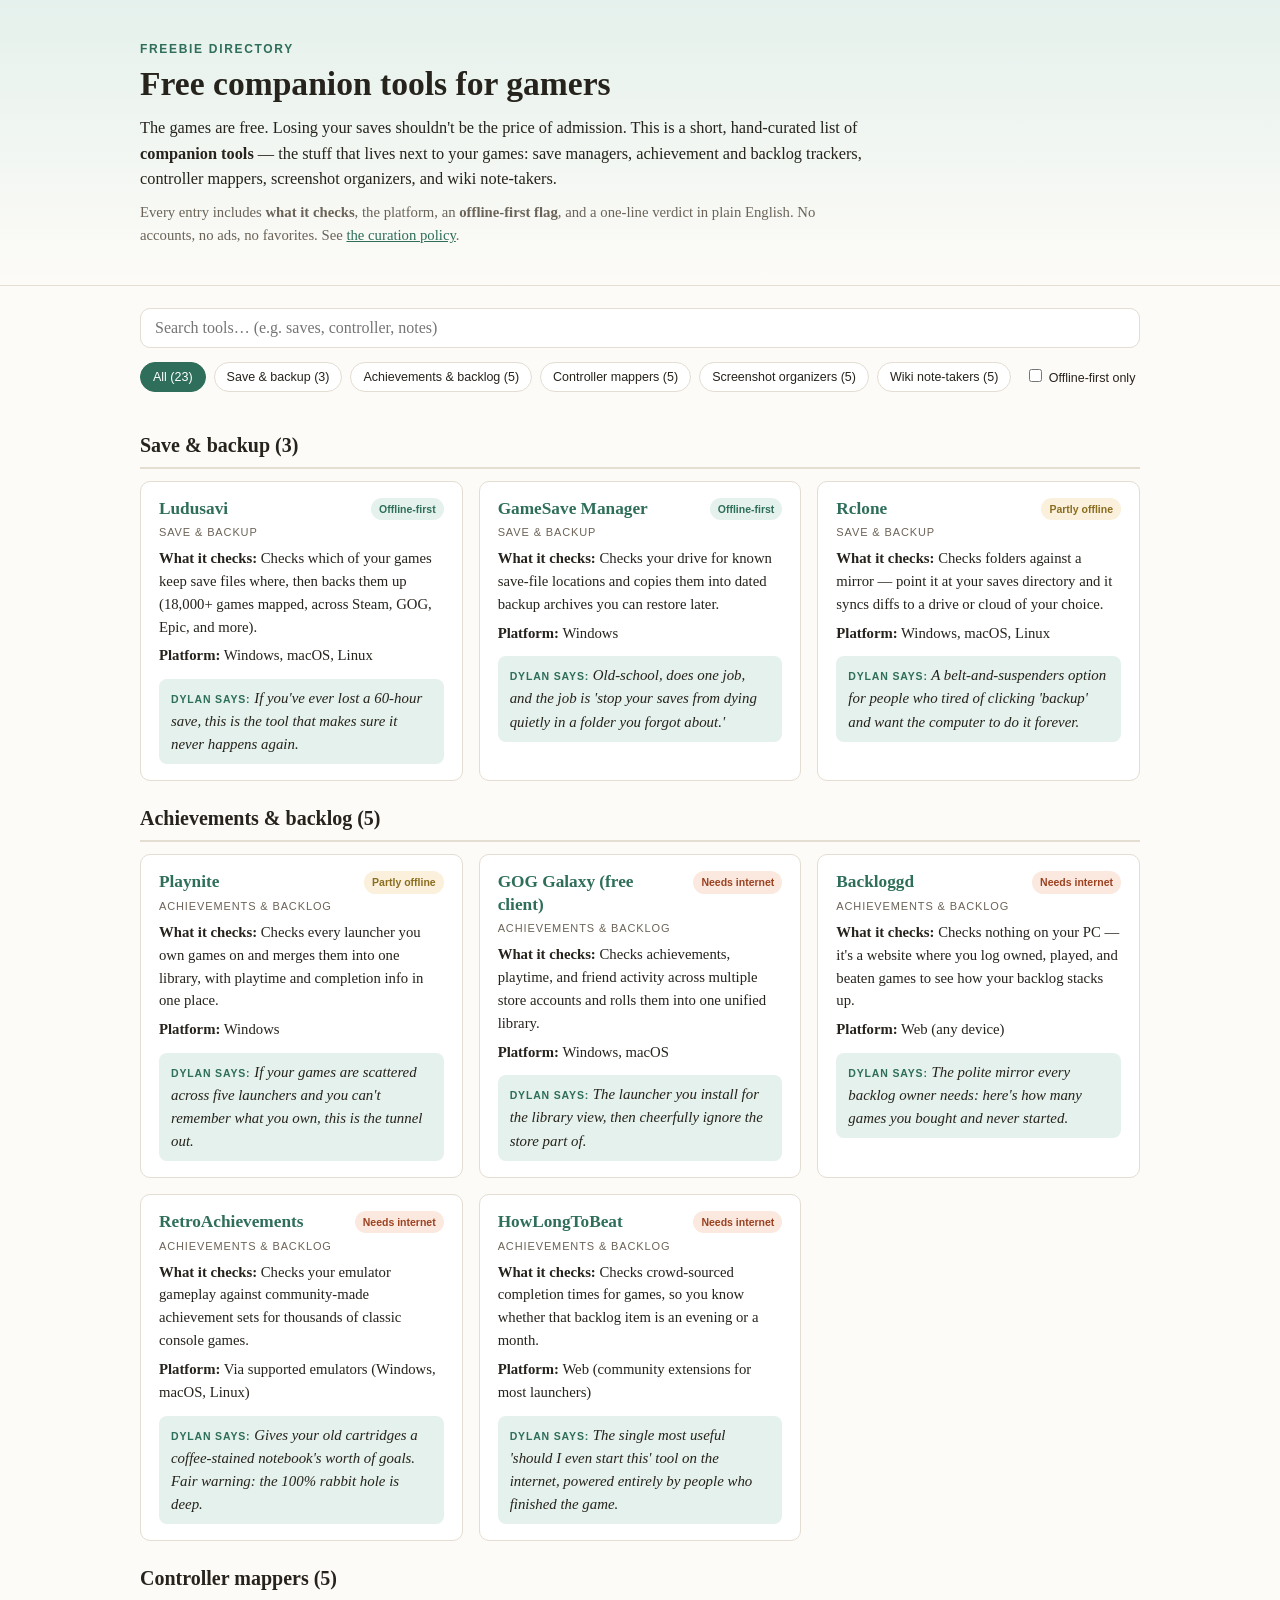
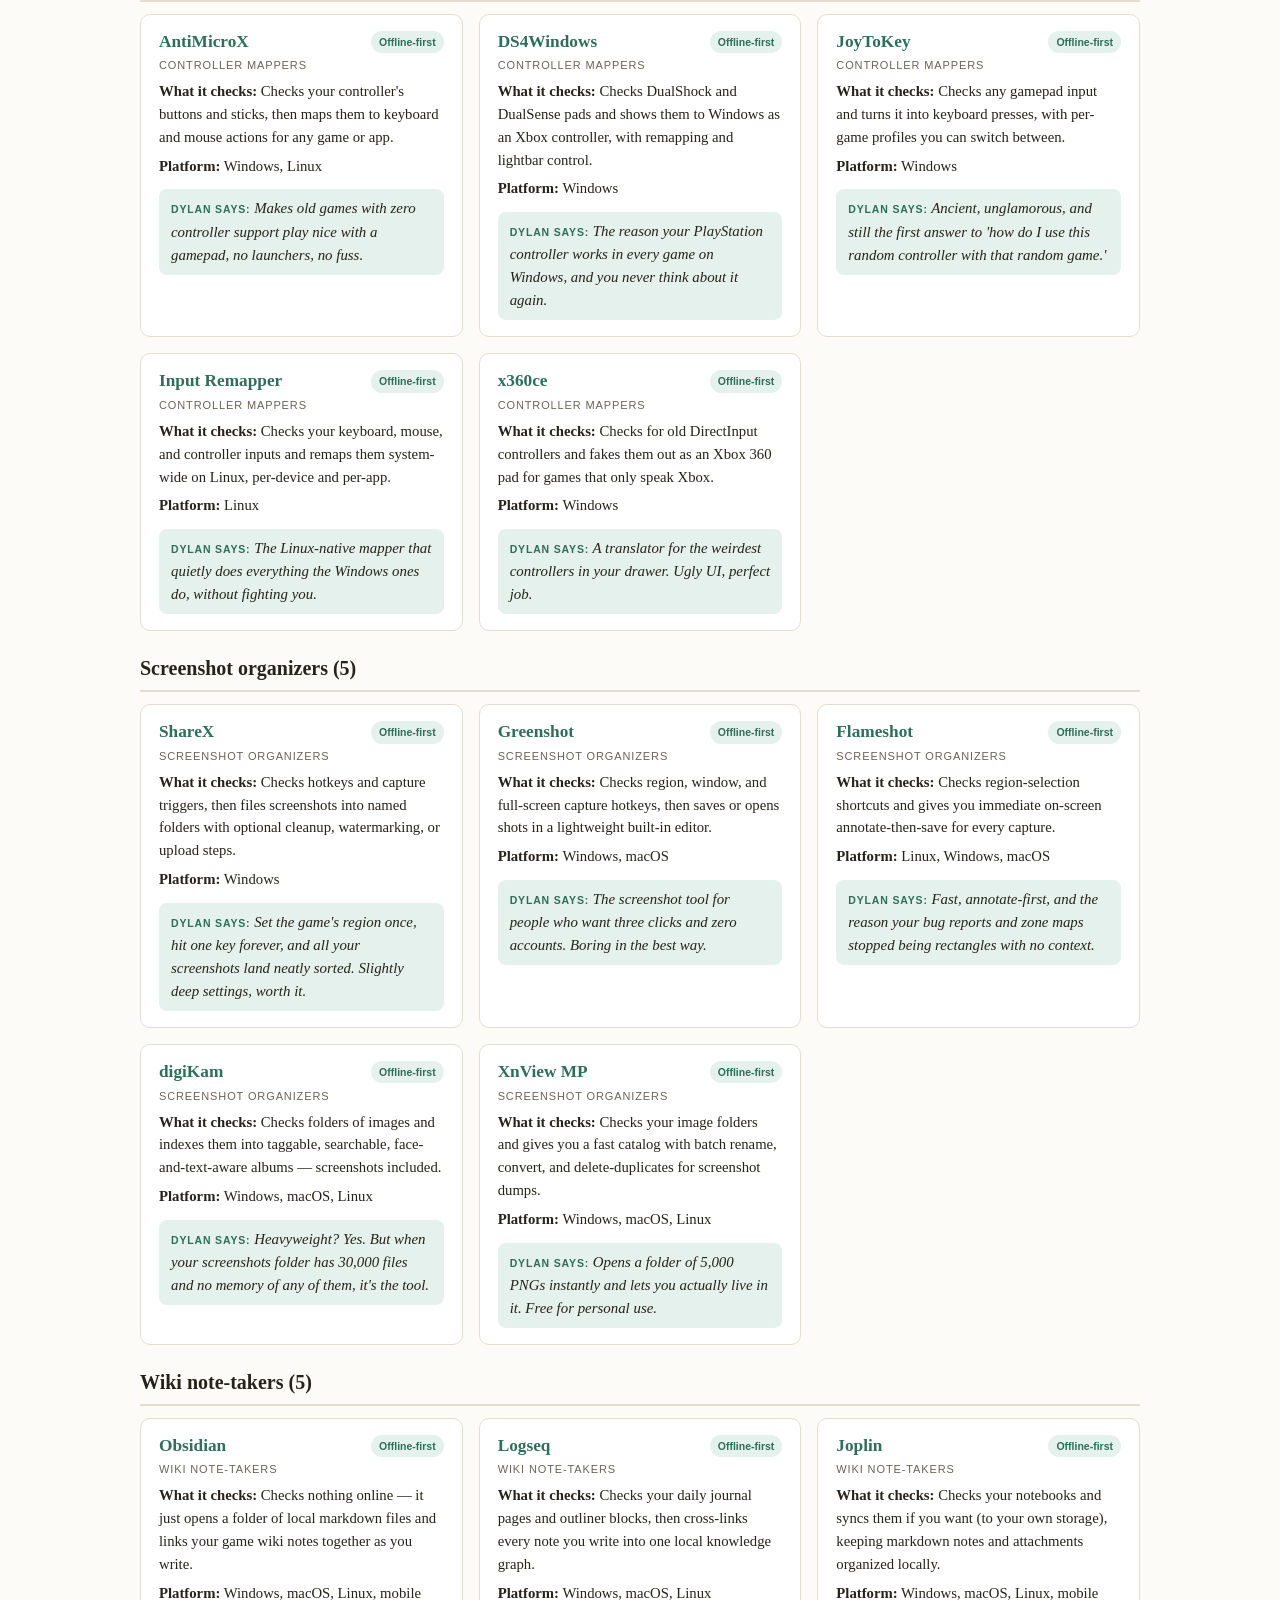
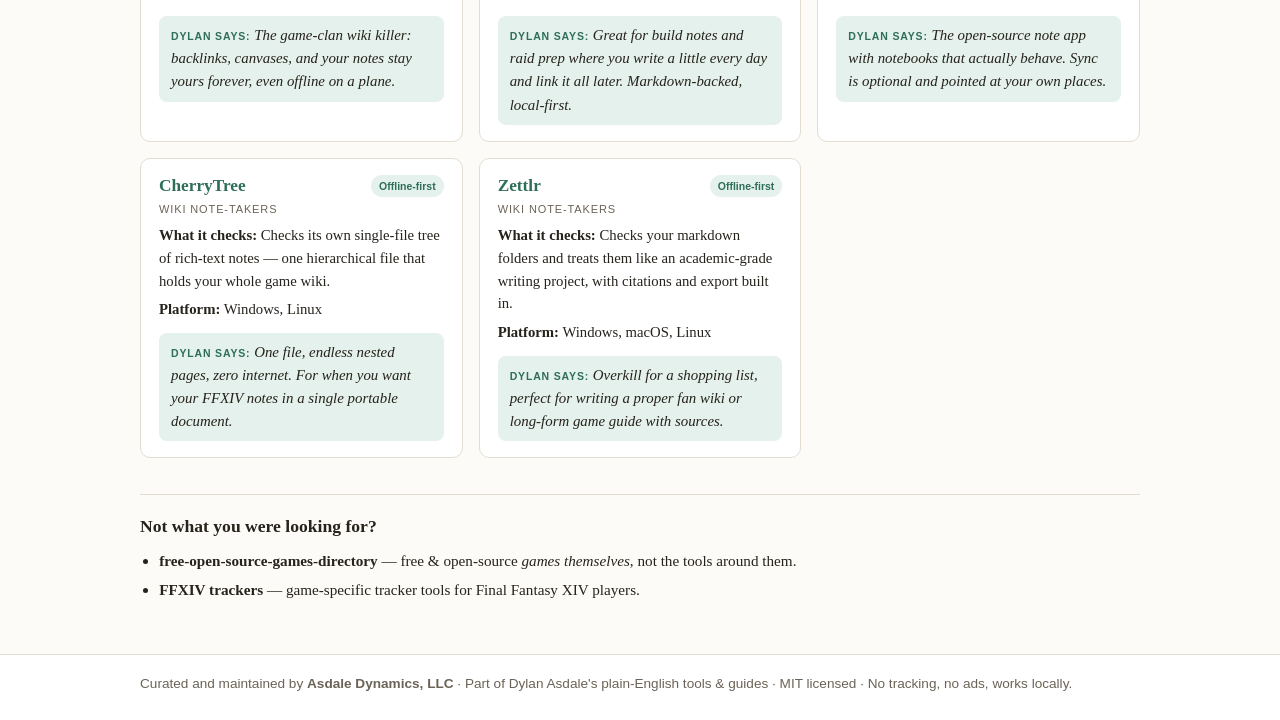
<file: index.html>
<!DOCTYPE html>
<html lang="en">
<head>
  <meta charset="UTF-8">
  <meta name="viewport" content="width=device-width, initial-scale=1.0">
  <title>Freebie Directory — Free Companion Tools for Gamers</title>
  <meta name="description" content="A curated directory of free companion tools for gamers: save managers, achievement and backlog trackers, controller mappers, screenshot organizers, and wiki note-takers. Plain-English verdicts included.">
  <link rel="stylesheet" href="css/styles.css">
</head>
<body>
  <header class="site-header">
    <div class="wrap">
      <p class="kicker">Freebie Directory</p>
      <h1>Free companion tools for gamers</h1>
      <p class="intro">
        The games are free. Losing your saves shouldn't be the price of admission.
        This is a short, hand-curated list of <strong>companion tools</strong> — the stuff
        that lives next to your games: save managers, achievement and backlog trackers,
        controller mappers, screenshot organizers, and wiki note-takers.
      </p>
      <p class="intro small">
        Every entry includes <strong>what it checks</strong>, the platform, an
        <strong>offline-first flag</strong>, and a one-line verdict in plain English.
        No accounts, no ads, no favorites. See <a href="docs/curation-policy.html">the curation policy</a>.
      </p>
    </div>
  </header>

  <main class="wrap">
    <section class="controls" aria-label="Filters">
      <div class="searchbox">
        <label for="search" class="visually-hidden">Search tools</label>
        <input type="search" id="search" placeholder="Search tools… (e.g. saves, controller, notes)">
      </div>
      <div class="filters" id="category-filters" role="group" aria-label="Category filters"></div>
      <div class="offline-filter">
        <label>
          <input type="checkbox" id="offline-only">
          Offline-first only
        </label>
      </div>
    </section>

    <section id="entries" aria-live="polite"></section>

    <section class="related">
      <h2>Not what you were looking for?</h2>
      <ul>
        <li><strong>free-open-source-games-directory</strong> — free & open-source <em>games themselves</em>, not the tools around them.</li>
        <li><strong>FFXIV trackers</strong> — game-specific tracker tools for Final Fantasy XIV players.</li>
      </ul>
    </section>
  </main>

  <footer class="site-footer">
    <div class="wrap">
      <p>
        Curated and maintained by <strong>Asdale Dynamics, LLC</strong> ·
        Part of Dylan Asdale's plain-English tools & guides ·
        MIT licensed · No tracking, no ads, works locally.
      </p>
    </div>
  </footer>

  <script src="js/data.js"></script>
  <script src="js/app.js"></script>
</body>
</html>
</file>
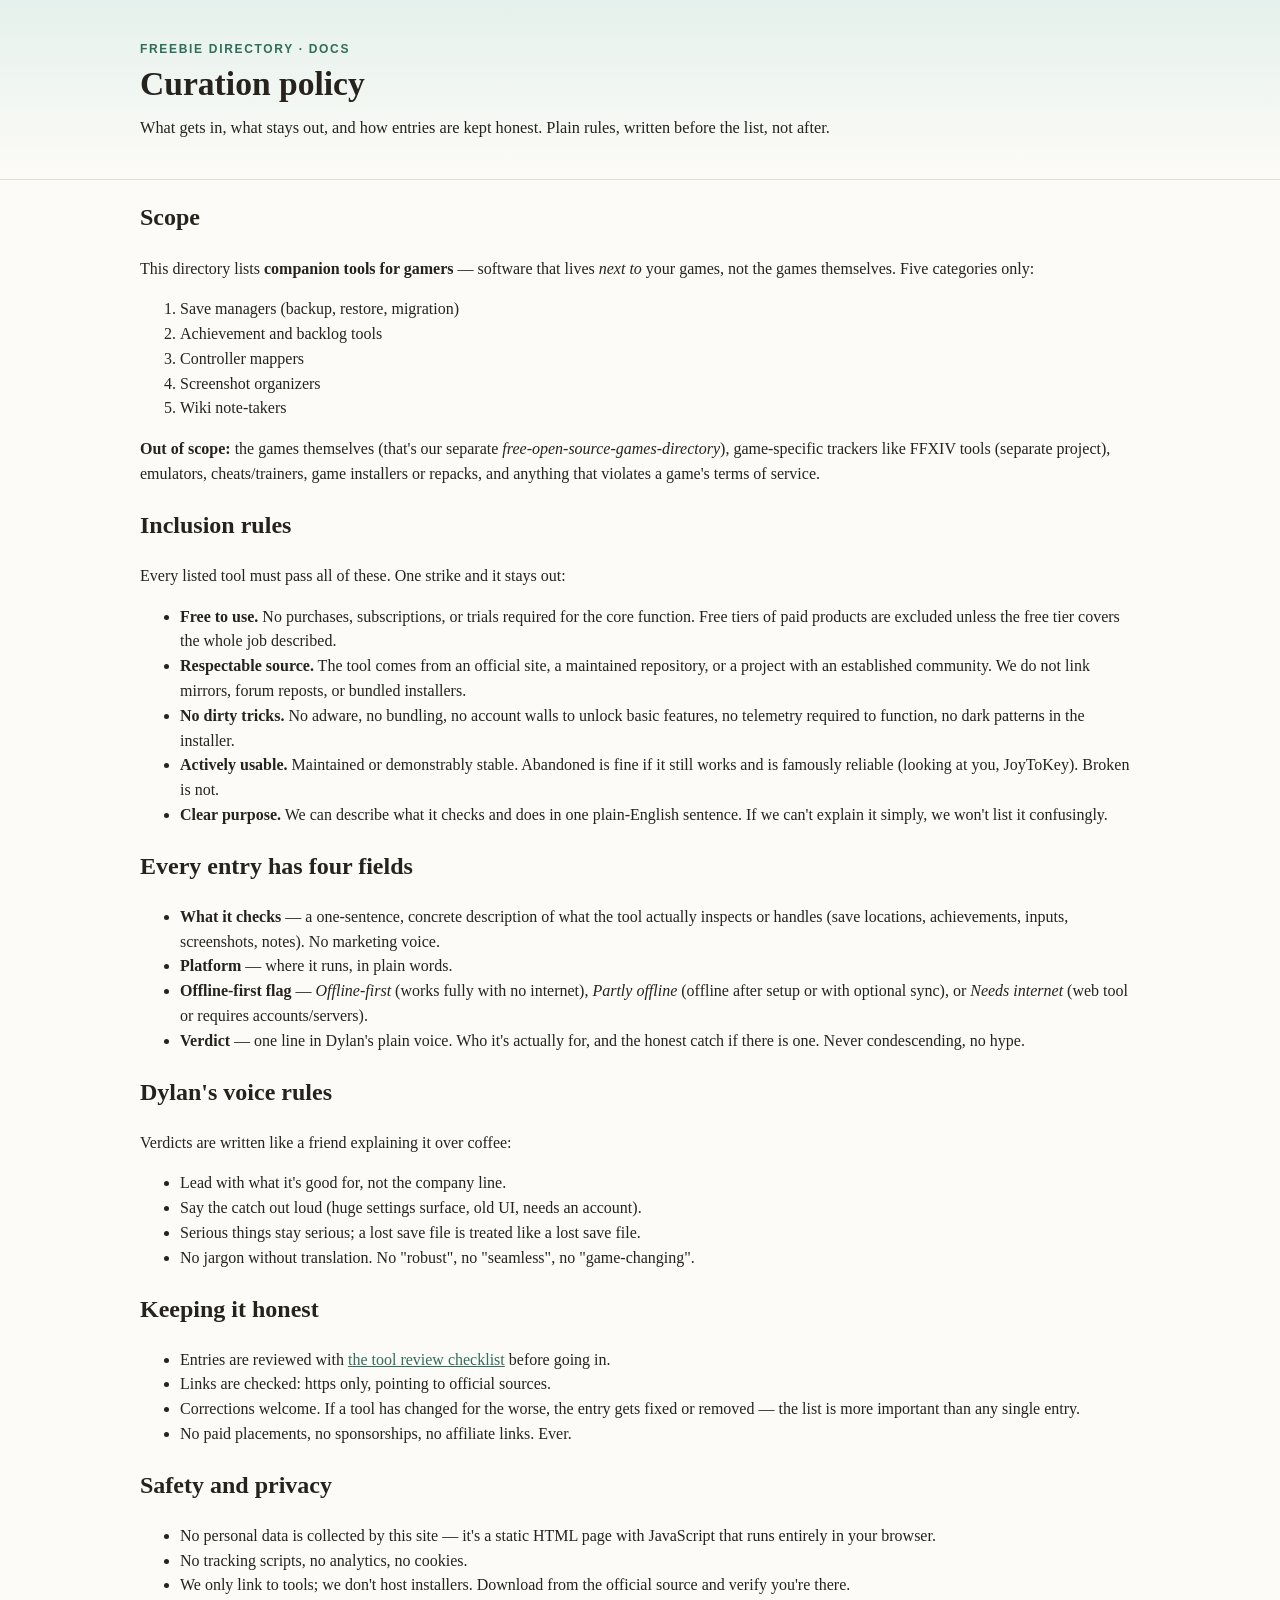
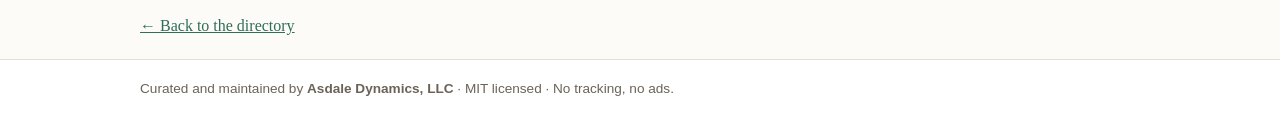
<file: docs/curation-policy.html>
<!DOCTYPE html>
<html lang="en">
<head>
  <meta charset="UTF-8">
  <meta name="viewport" content="width=device-width, initial-scale=1.0">
  <title>Curation Policy — Freebie Directory</title>
  <link rel="stylesheet" href="../css/styles.css">
</head>
<body>
  <header class="site-header">
    <div class="wrap">
      <p class="kicker">Freebie Directory · Docs</p>
      <h1>Curation policy</h1>
      <p class="intro">What gets in, what stays out, and how entries are kept honest. Plain rules, written before the list, not after.</p>
    </div>
  </header>

  <main class="wrap docs">
    <h2>Scope</h2>
    <p>
      This directory lists <strong>companion tools for gamers</strong> — software that lives
      <em>next to</em> your games, not the games themselves. Five categories only:
    </p>
    <ol>
      <li>Save managers (backup, restore, migration)</li>
      <li>Achievement and backlog tools</li>
      <li>Controller mappers</li>
      <li>Screenshot organizers</li>
      <li>Wiki note-takers</li>
    </ol>
    <p>
      <strong>Out of scope:</strong> the games themselves (that's our separate
      <em>free-open-source-games-directory</em>), game-specific trackers like FFXIV tools
      (separate project), emulators, cheats/trainers, game installers or repacks,
      and anything that violates a game's terms of service.
    </p>

    <h2>Inclusion rules</h2>
    <p>Every listed tool must pass all of these. One strike and it stays out:</p>
    <ul>
      <li><strong>Free to use.</strong> No purchases, subscriptions, or trials required for the core function. Free tiers of paid products are excluded unless the free tier covers the whole job described.</li>
      <li><strong>Respectable source.</strong> The tool comes from an official site, a maintained repository, or a project with an established community. We do not link mirrors, forum reposts, or bundled installers.</li>
      <li><strong>No dirty tricks.</strong> No adware, no bundling, no account walls to unlock basic features, no telemetry required to function, no dark patterns in the installer.</li>
      <li><strong>Actively usable.</strong> Maintained or demonstrably stable. Abandoned is fine if it still works and is famously reliable (looking at you, JoyToKey). Broken is not.</li>
      <li><strong>Clear purpose.</strong> We can describe what it checks and does in one plain-English sentence. If we can't explain it simply, we won't list it confusingly.</li>
    </ul>

    <h2>Every entry has four fields</h2>
    <ul>
      <li><strong>What it checks</strong> — a one-sentence, concrete description of what the tool actually inspects or handles (save locations, achievements, inputs, screenshots, notes). No marketing voice.</li>
      <li><strong>Platform</strong> — where it runs, in plain words.</li>
      <li><strong>Offline-first flag</strong> — <em>Offline-first</em> (works fully with no internet), <em>Partly offline</em> (offline after setup or with optional sync), or <em>Needs internet</em> (web tool or requires accounts/servers).</li>
      <li><strong>Verdict</strong> — one line in Dylan's plain voice. Who it's actually for, and the honest catch if there is one. Never condescending, no hype.</li>
    </ul>

    <h2>Dylan's voice rules</h2>
    <p>Verdicts are written like a friend explaining it over coffee:</p>
    <ul>
      <li>Lead with what it's good for, not the company line.</li>
      <li>Say the catch out loud (huge settings surface, old UI, needs an account).</li>
      <li>Serious things stay serious; a lost save file is treated like a lost save file.</li>
      <li>No jargon without translation. No "robust", no "seamless", no "game-changing".</li>
    </ul>

    <h2>Keeping it honest</h2>
    <ul>
      <li>Entries are reviewed with <a href="tool-review-checklist.html">the tool review checklist</a> before going in.</li>
      <li>Links are checked: https only, pointing to official sources.</li>
      <li>Corrections welcome. If a tool has changed for the worse, the entry gets fixed or removed — the list is more important than any single entry.</li>
      <li>No paid placements, no sponsorships, no affiliate links. Ever.</li>
    </ul>

    <h2>Safety and privacy</h2>
    <ul>
      <li>No personal data is collected by this site — it's a static HTML page with JavaScript that runs entirely in your browser.</li>
      <li>No tracking scripts, no analytics, no cookies.</li>
      <li>We only link to tools; we don't host installers. Download from the official source and verify you're there.</li>
    </ul>

    <p class="back"><a href="../index.html">&larr; Back to the directory</a></p>
  </main>

  <footer class="site-footer">
    <div class="wrap">
      <p>Curated and maintained by <strong>Asdale Dynamics, LLC</strong> · MIT licensed · No tracking, no ads.</p>
    </div>
  </footer>
</body>
</html>
</file>
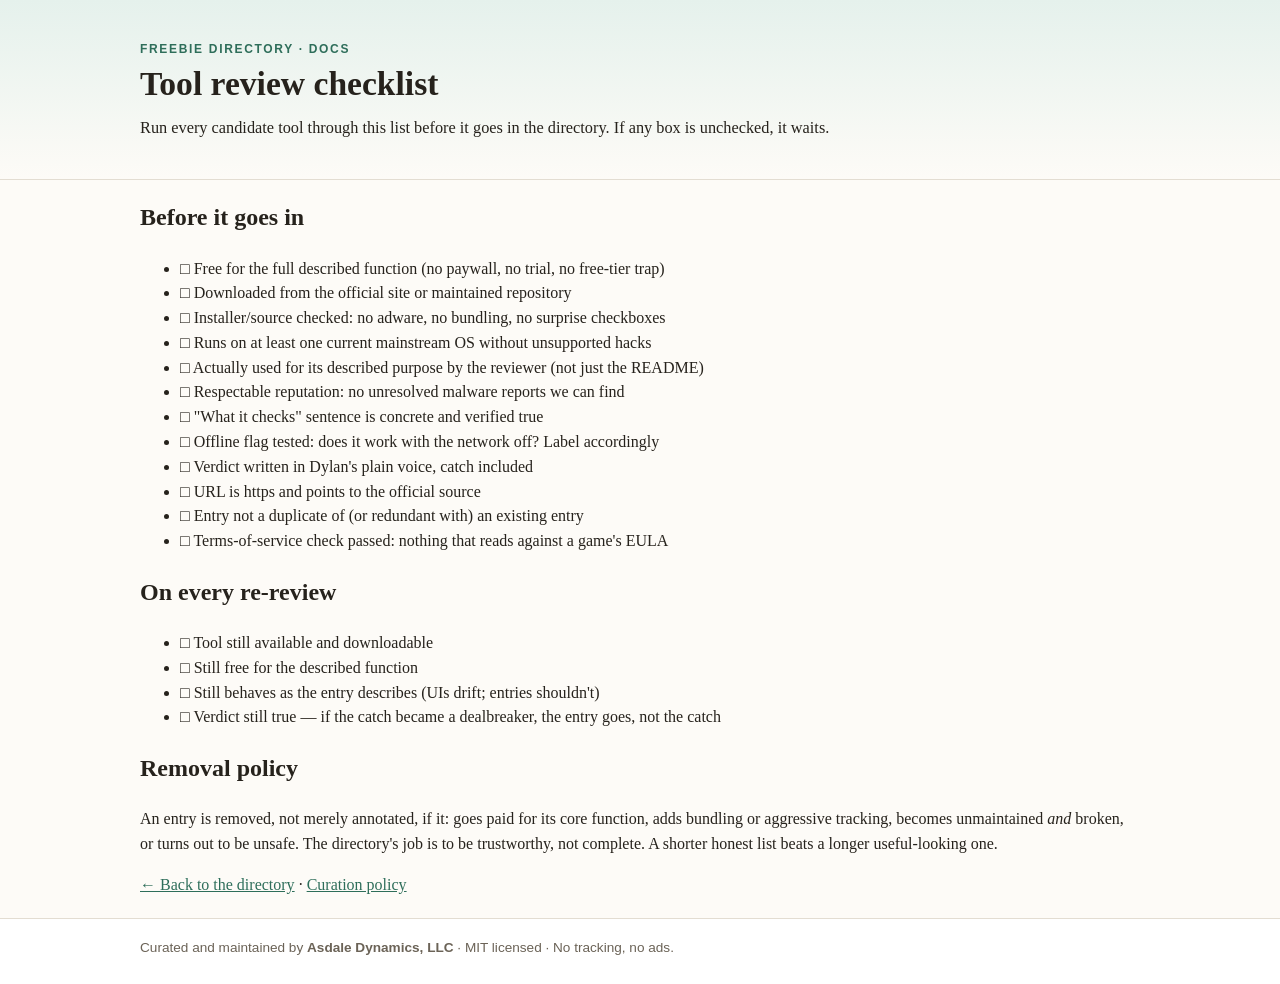
<file: docs/tool-review-checklist.html>
<!DOCTYPE html>
<html lang="en">
<head>
  <meta charset="UTF-8">
  <meta name="viewport" content="width=device-width, initial-scale=1.0">
  <title>Tool Review Checklist — Freebie Directory</title>
  <link rel="stylesheet" href="../css/styles.css">
</head>
<body>
  <header class="site-header">
    <div class="wrap">
      <p class="kicker">Freebie Directory · Docs</p>
      <h1>Tool review checklist</h1>
      <p class="intro">Run every candidate tool through this list before it goes in the directory. If any box is unchecked, it waits.</p>
    </div>
  </header>

  <main class="wrap docs">
    <h2>Before it goes in</h2>
    <ul>
      <li>□ Free for the full described function (no paywall, no trial, no free-tier trap)</li>
      <li>□ Downloaded from the official site or maintained repository</li>
      <li>□ Installer/source checked: no adware, no bundling, no surprise checkboxes</li>
      <li>□ Runs on at least one current mainstream OS without unsupported hacks</li>
      <li>□ Actually used for its described purpose by the reviewer (not just the README)</li>
      <li>□ Respectable reputation: no unresolved malware reports we can find</li>
      <li>□ "What it checks" sentence is concrete and verified true</li>
      <li>□ Offline flag tested: does it work with the network off? Label accordingly</li>
      <li>□ Verdict written in Dylan's plain voice, catch included</li>
      <li>□ URL is https and points to the official source</li>
      <li>□ Entry not a duplicate of (or redundant with) an existing entry</li>
      <li>□ Terms-of-service check passed: nothing that reads against a game's EULA</li>
    </ul>

    <h2>On every re-review</h2>
    <ul>
      <li>□ Tool still available and downloadable</li>
      <li>□ Still free for the described function</li>
      <li>□ Still behaves as the entry describes (UIs drift; entries shouldn't)</li>
      <li>□ Verdict still true — if the catch became a dealbreaker, the entry goes, not the catch</li>
    </ul>

    <h2>Removal policy</h2>
    <p>
      An entry is removed, not merely annotated, if it: goes paid for its core function,
      adds bundling or aggressive tracking, becomes unmaintained <em>and</em> broken,
      or turns out to be unsafe. The directory's job is to be trustworthy, not complete.
      A shorter honest list beats a longer useful-looking one.
    </p>

    <p class="back"><a href="../index.html">&larr; Back to the directory</a> · <a href="curation-policy.html">Curation policy</a></p>
  </main>

  <footer class="site-footer">
    <div class="wrap">
      <p>Curated and maintained by <strong>Asdale Dynamics, LLC</strong> · MIT licensed · No tracking, no ads.</p>
    </div>
  </footer>
</body>
</html>
</file>
<file: css/styles.css>
/* Freebie Directory — warm, plain, no-framework styles. Colors chosen for low-glare reading. */
:root {
  --bg: #fdfbf7;
  --ink: #26221c;
  --muted: #6b6357;
  --accent: #2e6e5a;
  --accent-soft: #e5f1ec;
  --line: #e3ddd2;
  --card: #ffffff;
  --yes: #2e6e5a;
  --part: #8a6d1f;
  --no: #9c4221;
  --yes-bg: #e5f1ec;
  --part-bg: #faf0db;
  --no-bg: #fbe9e0;
  --radius: 10px;
}

* { box-sizing: border-box; }

body {
  margin: 0;
  background: var(--bg);
  color: var(--ink);
  font-family: Georgia, "Times New Roman", serif;
  line-height: 1.55;
}

.wrap { max-width: 1040px; margin: 0 auto; padding: 0 20px; }

a { color: var(--accent); }
a:visited { color: #465d52; }

.visually-hidden {
  position: absolute;
  width: 1px; height: 1px;
  margin: -1px; padding: 0;
  overflow: hidden;
  clip: rect(0 0 0 0);
  white-space: nowrap;
  border: 0;
}

/* Header */
.site-header {
  background: linear-gradient(180deg, var(--accent-soft), var(--bg));
  border-bottom: 1px solid var(--line);
  padding: 40px 0 28px;
}
.kicker {
  text-transform: uppercase;
  letter-spacing: 0.14em;
  font-size: 12px;
  font-weight: 700;
  color: var(--accent);
  margin: 0 0 6px;
  font-family: Verdana, sans-serif;
}
.site-header h1 {
  margin: 0 0 12px;
  font-size: 2.1rem;
  line-height: 1.15;
}
.intro { max-width: 46em; margin: 0 0 10px; font-size: 1.02rem; }
.intro.small { font-size: 0.92rem; color: var(--muted); }

/* Controls */
.controls {
  display: flex;
  flex-wrap: wrap;
  gap: 14px;
  align-items: center;
  padding: 22px 0 6px;
}
.searchbox { flex: 1 1 260px; min-width: 240px; }
.searchbox input {
  width: 100%;
  padding: 10px 14px;
  font-size: 1rem;
  font-family: inherit;
  border: 1px solid var(--line);
  border-radius: var(--radius);
  background: var(--card);
}
.searchbox input:focus { outline: 2px solid var(--accent); outline-offset: 1px; }

.filters { display: flex; flex-wrap: wrap; gap: 8px; }
.chip {
  font-family: Verdana, sans-serif;
  font-size: 12.5px;
  padding: 7px 12px;
  border: 1px solid var(--line);
  border-radius: 999px;
  background: var(--card);
  color: var(--ink);
  cursor: pointer;
}
.chip:hover { background: var(--accent-soft); }
.chip.active { background: var(--accent); color: #fff; border-color: var(--accent); }

.offline-filter { font-family: Verdana, sans-serif; font-size: 12.5px; }
.offline-filter input { accent-color: var(--accent); }

/* Cards */
section {
  padding: 10px 0 26px;
}
.section-title {
  font-size: 1.25rem;
  margin: 22px 0 12px;
  padding-bottom: 6px;
  border-bottom: 2px solid var(--line);
}
.grid {
  display: grid;
  grid-template-columns: repeat(auto-fill, minmax(300px, 1fr));
  gap: 16px;
}
.card {
  background: var(--card);
  border: 1px solid var(--line);
  border-radius: var(--radius);
  padding: 16px 18px;
  display: flex;
  flex-direction: column;
  gap: 4px;
}
.card h2 {
  margin: 0;
  font-size: 1.08rem;
  line-height: 1.3;
}
.card h2 a { text-decoration: none; }
.card h2 a:hover { text-decoration: underline; }
.card-head {
  display: flex;
  justify-content: space-between;
  align-items: flex-start;
  gap: 10px;
}
.badge {
  flex-shrink: 0;
  font-family: Verdana, sans-serif;
  font-size: 10.5px;
  font-weight: 700;
  padding: 3px 8px;
  border-radius: 999px;
  white-space: nowrap;
}
.off-yes  { background: var(--yes-bg);  color: var(--yes); }
.off-part { background: var(--part-bg); color: var(--part); }
.off-no   { background: var(--no-bg);   color: var(--no); }

.card .cat {
  margin: 0;
  font-family: Verdana, sans-serif;
  font-size: 11px;
  text-transform: uppercase;
  letter-spacing: 0.08em;
  color: var(--muted);
}
.card .checks, .card .platform { margin: 2px 0 0; font-size: 0.92rem; }
.card .verdict {
  margin: 8px 0 0;
  padding: 8px 12px;
  background: var(--accent-soft);
  border-radius: 8px;
  font-style: italic;
  font-size: 0.93rem;
}
.verdict-name {
  font-style: normal;
  font-family: Verdana, sans-serif;
  font-size: 10.5px;
  font-weight: 700;
  text-transform: uppercase;
  letter-spacing: 0.08em;
  color: var(--accent);
}

.empty {
  padding: 30px 0;
  color: var(--muted);
  font-style: italic;
}

/* Related */
.related {
  border-top: 1px solid var(--line);
  margin-top: 10px;
  padding-top: 6px;
}
.related h2 { font-size: 1.1rem; margin: 12px 0 8px; }
.related ul { padding-left: 1.2em; margin: 0; }
.related li { margin-bottom: 6px; font-size: 0.95rem; }

/* Footer */
.site-footer {
  border-top: 1px solid var(--line);
  background: var(--card);
  padding: 18px 0 26px;
  margin-top: 20px;
}
.site-footer p {
  margin: 0;
  font-size: 0.85rem;
  color: var(--muted);
  font-family: Verdana, sans-serif;
}

@media (max-width: 560px) {
  .site-header { padding: 28px 0 20px; }
  .site-header h1 { font-size: 1.6rem; }
}
</file>
